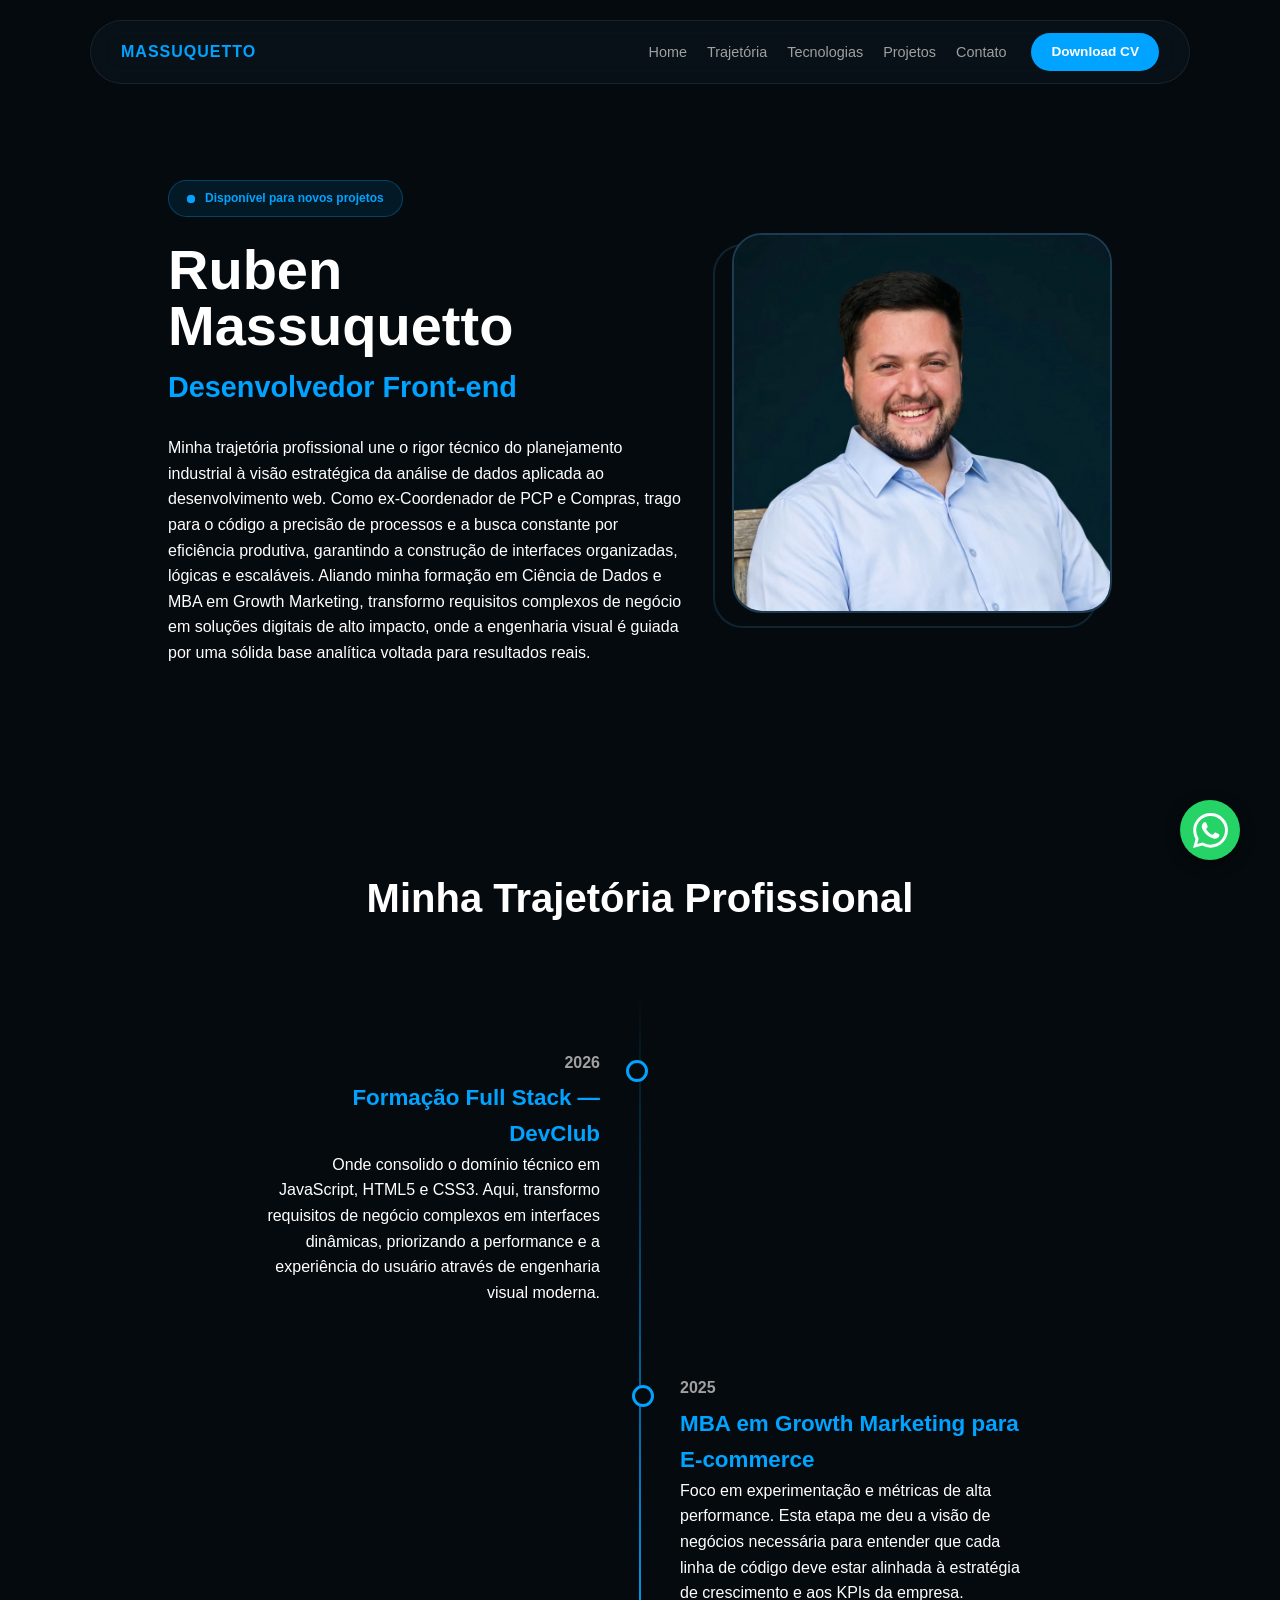
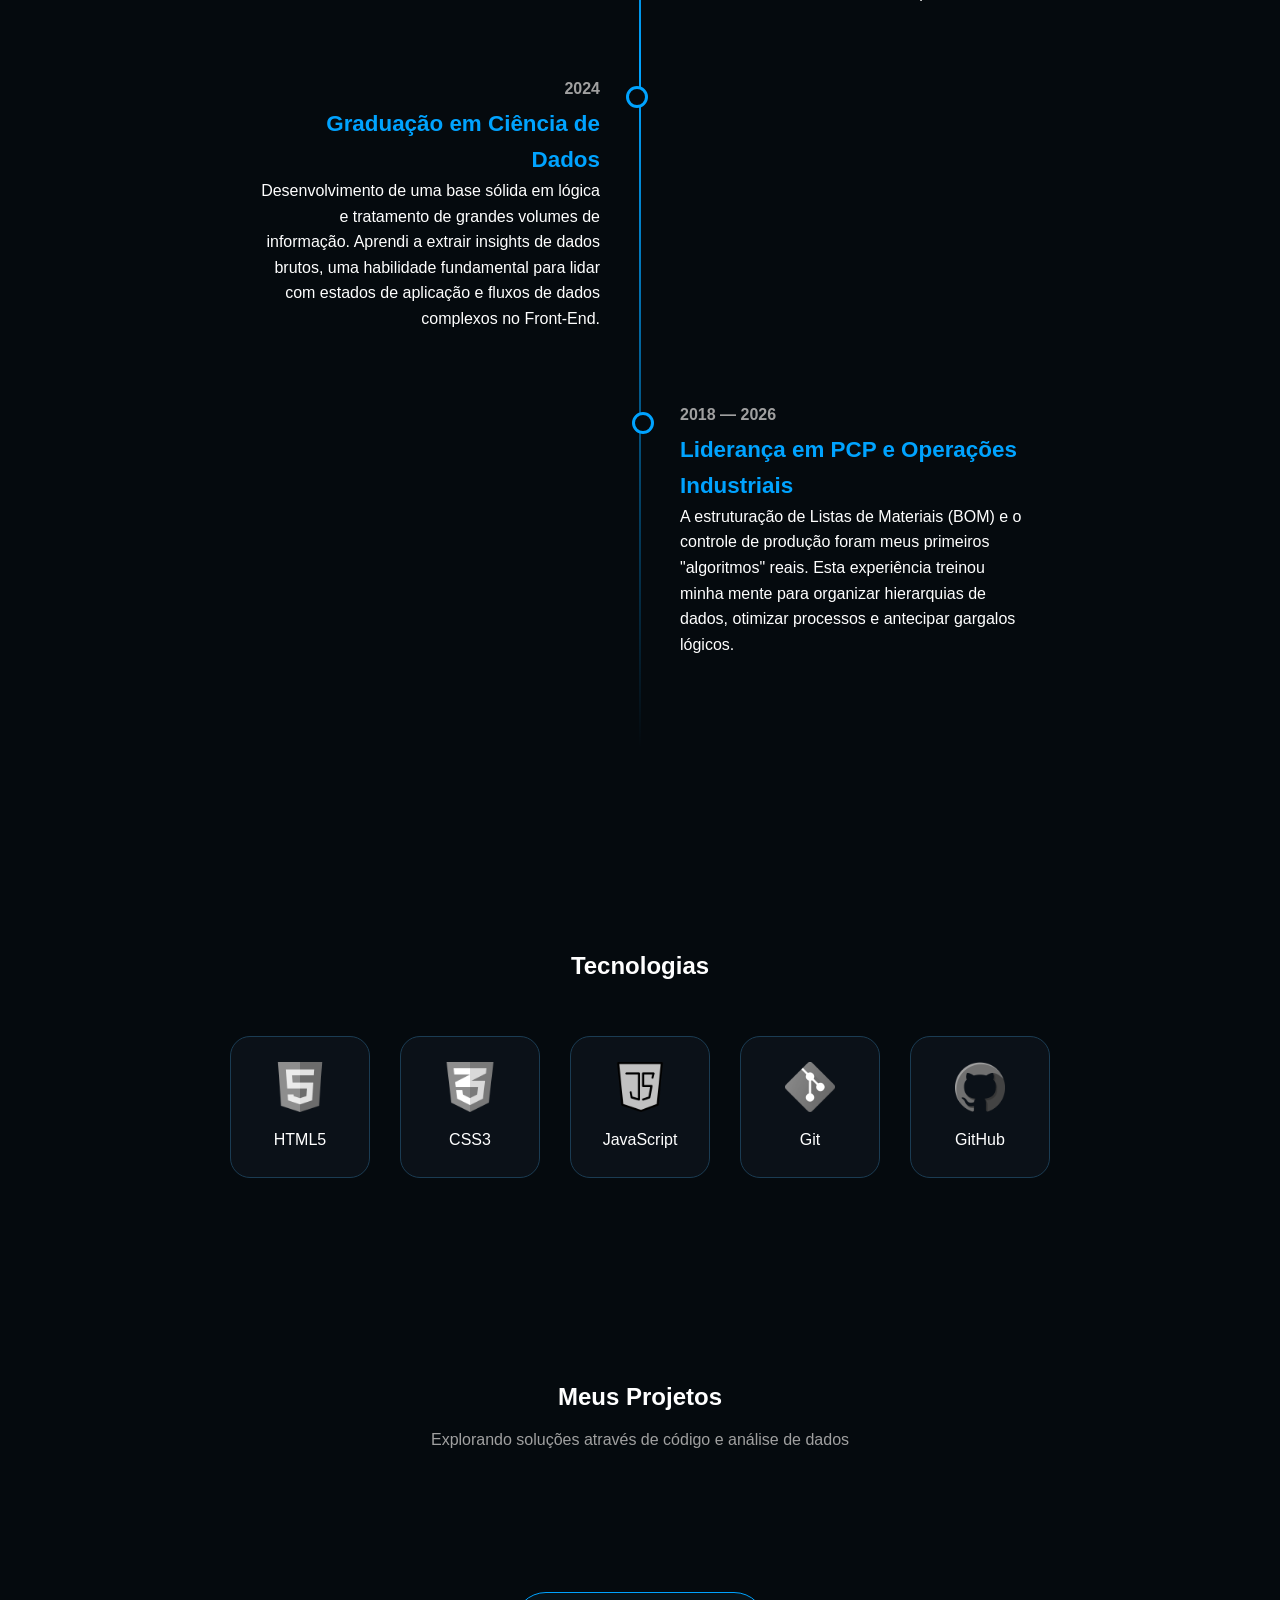
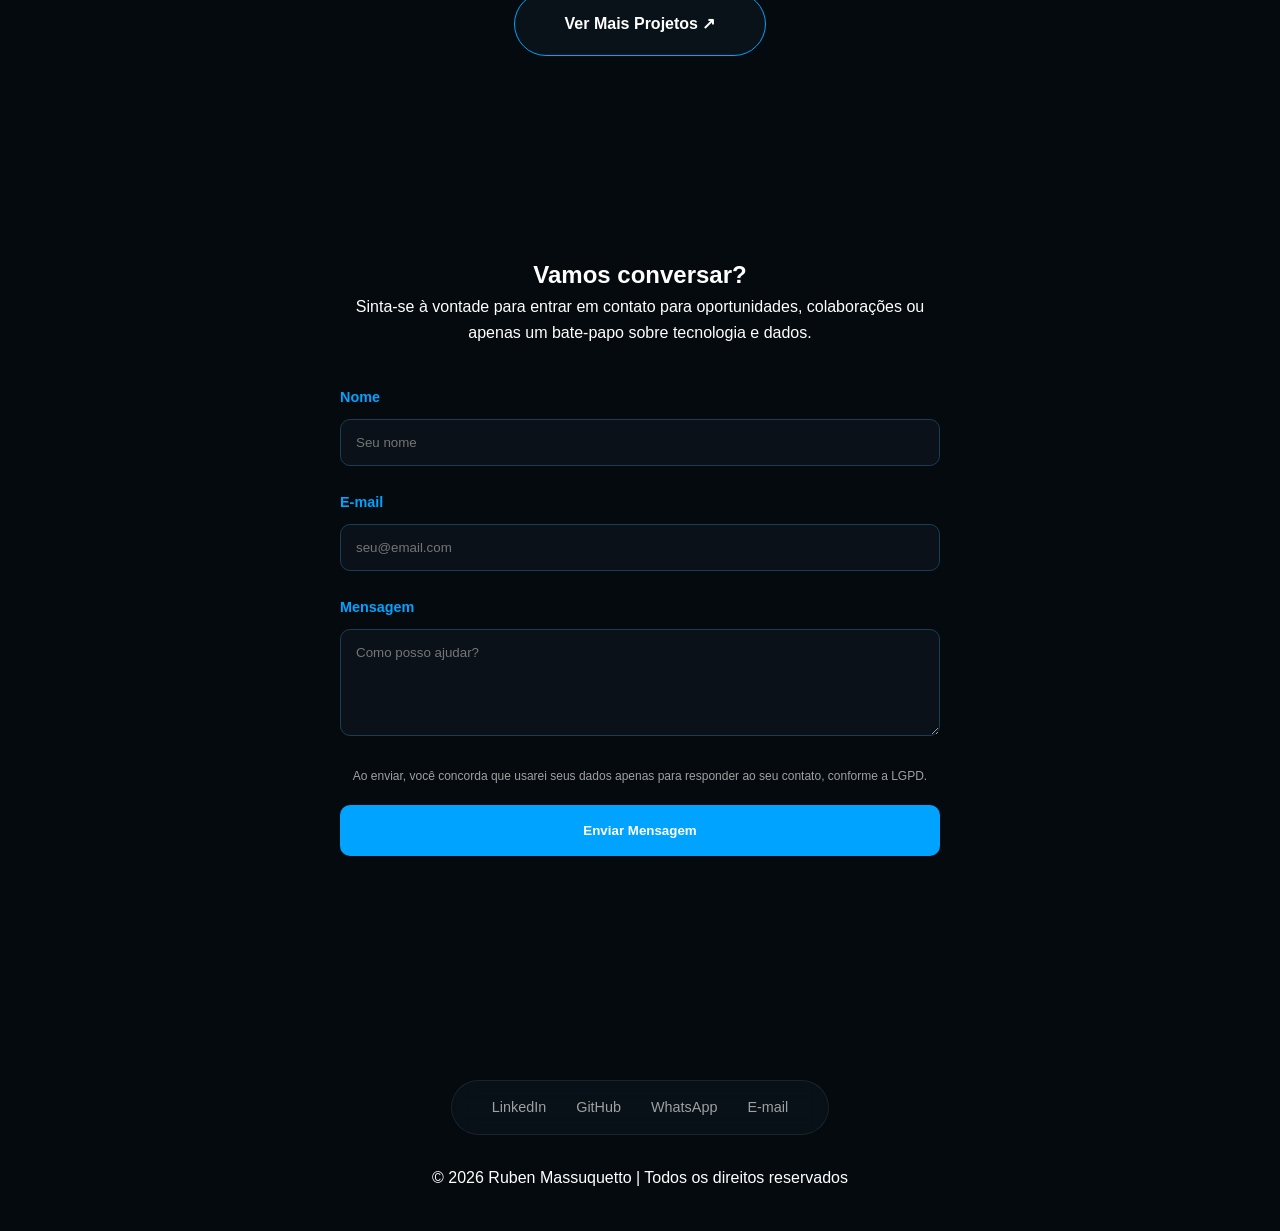
<file: index.html>
<!DOCTYPE html>
<html lang="pt-br">

<head>
    <meta charset="UTF-8">
    <meta name="viewport" content="width=device-width, initial-scale=1.0">
    <meta name="description"
        content="Portfólio de Ruben Massuquetto: Desenvolvedor Front-End e Especialista em Ciência de Dados e Growth Marketing.">
    <link rel="stylesheet" href="style.css">
    <title>Portfólio | Ruben Massuquetto</title>
    <link rel="shortcut icon" href="./assets/favicon.png" type="image/png">
</head>

<body>
    <header>
        <div class="logo-container">
            <a href="index.html" class="logo-nav">Massuquetto</a>
        </div>
        <nav>
            <ul>
                <li><a href="#hero">Home</a></li>
                <li><a href="#trajetoria">Trajetória</a></li>
                <li><a href="#tecnologias">Tecnologias</a></li>
                <li><a href="#projetos">Projetos</a></li>
                <li><a href="#contato">Contato</a></li>
            </ul>
            <a href="cv/cv-ruben-massuquetto.pdf" download class="btn-cv">Download CV</a>
        </nav>
    </header>

    <section id="hero">
        <div class="hero-content">
            <span class="status-badge">
                <span class="dot"></span>
                Disponível para novos projetos
            </span>
            <h1>Ruben Massuquetto</h1>
            <h2>Desenvolvedor Front-end</h2>
            <p>
                Minha trajetória profissional une o rigor técnico do planejamento industrial à visão estratégica da
                análise de dados aplicada ao desenvolvimento web. Como ex-Coordenador de PCP e Compras, trago para o
                código a precisão de processos e a busca constante por eficiência produtiva, garantindo a construção de
                interfaces organizadas, lógicas e escaláveis. Aliando minha formação em Ciência de Dados e MBA em Growth
                Marketing, transformo requisitos complexos de negócio em soluções digitais de alto impacto, onde a
                engenharia visual é guiada por uma sólida base analítica voltada para resultados reais.
            </p>
        </div>

        <div class="hero-image">
            <img src="./assets/ruben.massuquetto.webp" alt="Foto do Ruben Massuquetto">
        </div>
    </section>

    <section id="trajetoria">
        <h2>Minha Trajetória Profissional</h2>
        <div class="timeline">
            <article class="timeline-item">
                <span class="year">2026</span>
                <h3>Formação Full Stack — DevClub</h3>
                <p>Onde consolido o domínio técnico em JavaScript, HTML5 e CSS3. Aqui, transformo requisitos de negócio
                    complexos em interfaces dinâmicas, priorizando a performance e a experiência do usuário através de
                    engenharia visual moderna.</p>
            </article>

            <article class="timeline-item">
                <span class="year">2025</span>
                <h3>MBA em Growth Marketing para E-commerce</h3>
                <p>Foco em experimentação e métricas de alta performance. Esta etapa me deu a visão de negócios
                    necessária para entender que cada linha de código deve estar alinhada à estratégia de crescimento e
                    aos KPIs da empresa.</p>
            </article>

            <article class="timeline-item">
                <span class="year">2024</span>
                <h3>Graduação em Ciência de Dados</h3>
                <p>Desenvolvimento de uma base sólida em lógica e tratamento de grandes volumes de informação. Aprendi a
                    extrair insights de dados brutos, uma habilidade fundamental para lidar com estados de aplicação e
                    fluxos de dados complexos no Front-End.</p>
            </article>

            <article class="timeline-item">
                <span class="year">2018 — 2026</span>
                <h3>Liderança em PCP e Operações Industriais</h3>
                <p>A estruturação de Listas de Materiais (BOM) e o controle de produção foram meus primeiros
                    "algoritmos" reais. Esta experiência treinou minha mente para organizar hierarquias de dados,
                    otimizar processos e antecipar gargalos lógicos.</p>
            </article>
        </div>
    </section>

    <section id="tecnologias">
        <h2>Tecnologias</h2>
        <div class="tech-grid">
            <div class="tech-item">
                <img src="./assets/html.png" alt="HTML5">
                <span>HTML5</span>
            </div>
            <div class="tech-item">
                <img src="./assets/css.png" alt="CSS3">
                <span>CSS3</span>
            </div>
            <div class="tech-item">
                <img src="./assets/java-script.png" alt="JavaScript">
                <span>JavaScript</span>
            </div>
            <div class="tech-item">
                <img src="./assets/git.png" alt="Git">
                <span>Git</span>
            </div>
            <div class="tech-item">
                <img src="./assets/github.png" alt="GitHub">
                <span>GitHub</span>
            </div>
        </div>
    </section>

    <section id="projetos">
        <div class="section-header">
            <h2>Meus Projetos</h2>
            <span class="projetos-subtitle">Explorando soluções através de código e análise de dados</span>
        </div>
        <div id="github-cards"></div>
        <div class="projetos-footer">
            <a href="projetos.html" class="btn-more">Ver Mais Projetos ↗</a>
        </div>
    </section>

    <section id="contato">
        <div class="contato-container">
            <div class="contato-texto">
                <h2>Vamos conversar?</h2>
                <p>Sinta-se à vontade para entrar em contato para oportunidades, colaborações ou apenas um bate-papo
                    sobre tecnologia e dados.</p>
            </div>

            <form id="contact-form" action="https://formspree.io/f/mvzdkyjg" method="POST">
                <div class="form-group">
                    <label>Nome</label>
                    <input type="text" name="name" id="nome" placeholder="Seu nome" required>
                </div>

                <div class="form-group">
                    <label>E-mail</label>
                    <input type="email" name="email" id="email" placeholder="seu@email.com" required>
                </div>

                <div class="form-group">
                    <label>Mensagem</label>
                    <textarea name="message" id="mensagem" rows="5" placeholder="Como posso ajudar?"
                        required></textarea>
                </div>

                <div class="form-group-lgpd">
                    <p class="lgpd-text">
                        Ao enviar, você concorda que usarei seus dados apenas para responder ao seu contato, conforme a
                        LGPD.
                    </p>
                </div>

                <button type="submit" class="btn-send" id="form-button">Enviar Mensagem</button>

                <p id="form-status" style="margin-top: 20px; font-weight: 600; text-align: center; min-height: 24px;">
                </p>
            </form>
        </div>
    </section>

    <footer>
        <div class="footer-glass">
            <div class="footer-links">
                <a href="https://www.linkedin.com/in/ruben-massuquetto/" target="_blank">LinkedIn</a>
                <a href="https://github.com/rubenmassuquetto1999" target="_blank">GitHub</a>
                <a href="https://wa.me/5541997775319" target="_blank">WhatsApp</a>
                <a href="mailto:contato@rubenmassuquetto.com">E-mail</a>
            </div>
        </div>
        <div class="footer-info">
            <p>© 2026 Ruben Massuquetto | Todos os direitos reservados</p>
        </div>
    </footer>

    <script src="./script.js" defer></script>

    <a href="https://wa.me/5541997775319?text=Olá%20Ruben!%20Vi%20seu%20portfólio%20e%20gostaria%20de%20conversar%20sobre%20uma%20oportunidade."
        class="whatsapp-float" target="_blank" rel="noopener noreferrer" aria-label="Fale comigo no WhatsApp">
        <svg width="35" height="35" viewBox="0 0 24 24" fill="white" xmlns="http://www.w3.org/2000/svg">
            <title>WhatsApp</title>
            <path
                d="M17.472 14.382c-.297-.149-1.758-.867-2.03-.967-.273-.099-.471-.148-.67.15-.197.297-.767.966-.94 1.164-.173.199-.347.223-.644.075-.297-.15-1.255-.463-2.39-1.475-.883-.788-1.48-1.761-1.653-2.059-.173-.297-.018-.458.13-.606.134-.133.298-.347.446-.52.149-.174.198-.298.298-.497.099-.198.05-.371-.025-.52-.075-.149-.669-1.612-.916-2.207-.242-.579-.487-.5-.669-.51-.173-.008-.371-.01-.57-.01-.198 0-.52.074-.792.372-.272.297-1.04 1.016-1.04 2.479 0 1.462 1.065 2.875 1.213 3.074.149.198 2.096 3.2 5.077 4.487.709.306 1.262.489 1.694.625.712.227 1.36.195 1.871.118.571-.085 1.758-.719 2.006-1.413.248-.694.248-1.289.173-1.413-.074-.124-.272-.198-.57-.347m-5.421 7.403h-.004a9.87 9.87 0 01-5.031-1.378l-.361-.214-3.741.982.998-3.648-.235-.374a9.86 9.86 0 01-1.51-5.26c.001-5.45 4.436-9.884 9.888-9.884 2.64 0 5.122 1.03 6.988 2.898a9.825 9.825 0 012.893 6.994c-.003 5.45-4.437 9.884-9.885 9.884m8.413-18.297A11.815 11.815 0 0012.05 0C5.495 0 .16 5.335.157 11.892c0 2.096.547 4.142 1.588 5.945L.057 24l6.305-1.654a11.882 11.882 0 005.683 1.448h.005c6.554 0 11.89-5.335 11.893-11.893a11.821 11.821 0 00-3.48-8.413z" />
        </svg>
    </a>

</body>

</html>
</file>
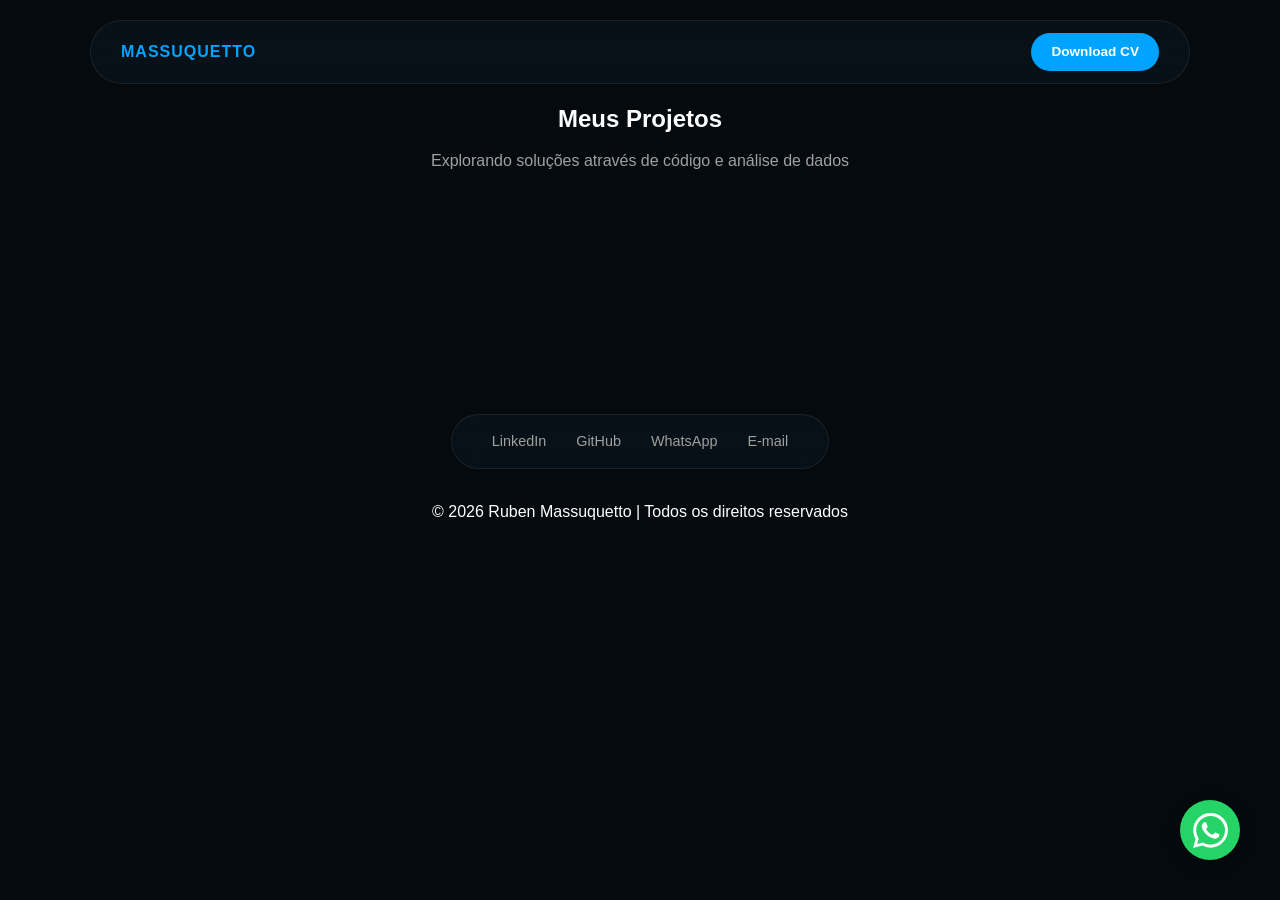
<file: projetos.html>
<!DOCTYPE html>
<html lang="pt-br">

<head>
    <meta charset="UTF-8">
    <meta name="viewport" content="width=device-width, initial-scale=1.0">
    <link rel="stylesheet" href="style.css">
    <title>Portfólio | Projetos</title>
    <link rel="shortcut icon" href="./assets/favicon.png" type="image/png">
</head>

<body>
    <header>
        <div class="logo-container">
            <a href="index.html" class="logo-nav">Massuquetto</a>
        </div>
        <nav>
            <a href="cv/cv-ruben-massuquetto.pdf" download class="btn-cv">Download CV</a>
        </nav>
    </header>

    <section id="projetos">
        <div class="section-header">
            <h2>Meus Projetos</h2>
            <span class="projetos-subtitle">Explorando soluções através de código e análise de dados</span>
        </div>
        <div id="github-cards"></div>
    </section>

    <footer>
        <div class="footer-glass">
            <div class="footer-links">
                <a href="https://www.linkedin.com/in/ruben-massuquetto/" target="_blank">LinkedIn</a>
                <a href="https://github.com/rubenmassuquetto1999" target="_blank">GitHub</a>
                <a href="https://wa.me/5541997775319" target="_blank">WhatsApp</a>
                <a href="mailto:rubenmassuquetto1999@gmail.com">E-mail</a>
            </div>
        </div>
        <div class="footer-info">
            <p>© 2026 Ruben Massuquetto | Todos os direitos reservados</p>
        </div>
    </footer>

    <script src="script.js"></script>

    <a href="https://wa.me/5541997775319" class="whatsapp-float" target="_blank" aria-label="Fale comigo no WhatsApp">
        <svg width="35" height="35" viewBox="0 0 24 24" fill="white" xmlns="http://www.w3.org/2000/svg">
            <path
                d="M17.472 14.382c-.297-.149-1.758-.867-2.03-.967-.273-.099-.471-.148-.67.15-.197.297-.767.966-.94 1.164-.173.199-.347.223-.644.075-.297-.15-1.255-.463-2.39-1.475-.883-.788-1.48-1.761-1.653-2.059-.173-.297-.018-.458.13-.606.134-.133.298-.347.446-.52.149-.174.198-.298.298-.497.099-.198.05-.371-.025-.52-.075-.149-.669-1.612-.916-2.207-.242-.579-.487-.5-.669-.51-.173-.008-.371-.01-.57-.01-.198 0-.52.074-.792.372-.272.297-1.04 1.016-1.04 2.479 0 1.462 1.065 2.875 1.213 3.074.149.198 2.096 3.2 5.077 4.487.709.306 1.262.489 1.694.625.712.227 1.36.195 1.871.118.571-.085 1.758-.719 2.006-1.413.248-.694.248-1.289.173-1.413-.074-.124-.272-.198-.57-.347m-5.421 7.403h-.004a9.87 9.87 0 01-5.031-1.378l-.361-.214-3.741.982.998-3.648-.235-.374a9.86 9.86 0 01-1.51-5.26c.001-5.45 4.436-9.884 9.888-9.884 2.64 0 5.122 1.03 6.988 2.898a9.825 9.825 0 012.893 6.994c-.003 5.45-4.437 9.884-9.885 9.884m8.413-18.297A11.815 11.815 0 0012.05 0C5.495 0 .16 5.335.157 11.892c0 2.096.547 4.142 1.588 5.945L.057 24l6.305-1.654a11.882 11.882 0 005.683 1.448h.005c6.554 0 11.89-5.335 11.893-11.893a11.821 11.821 0 00-3.48-8.413z" />
        </svg>
    </a>

</body>

</html>
</file>
<file: style.css>
:root {
    --bg-color: #050a0e;
    --card-bg: #0b1118;
    --primary-blue: #00a3ff;
    --accent-deep: #1B3C53;
    --text-main: #ffffff;
    --text-gray: #a0a0a0;
    --glass: rgba(27, 60, 83, 0.15);
}

* {
    margin: 0;
    padding: 0;
    box-sizing: border-box;
    font-family: 'Inter', sans-serif;
    scroll-behavior: smooth;
}

body {
    background-color: var(--bg-color);
    color: var(--text-main);
    line-height: 1.6;
    overflow-x: hidden;
}

a {
    text-decoration: none;
    transition: 0.3s;
}

ul {
    list-style: none;
}

header {
    position: fixed;
    top: 20px;
    left: 50%;
    transform: translateX(-50%);
    width: 90%;
    max-width: 1100px;
    display: flex;
    justify-content: space-between;
    align-items: center;
    padding: 12px 30px;
    z-index: 1000;
    background: var(--glass);
    backdrop-filter: blur(12px);
    -webkit-backdrop-filter: blur(12px);
    border: 1px solid rgba(255, 255, 255, 0.08);
    border-radius: 50px;
}

.logo-nav,
.logo-nav:visited,
.logo-nav:active {
    color: var(--primary-blue);
    font-weight: 700;
    text-transform: uppercase;
    letter-spacing: 1px;
    text-decoration: none;
}

.logo-nav:hover {
    color: var(--text-main);
}

nav {
    display: flex;
    align-items: center;
    gap: 25px;
}

nav ul {
    display: flex;
    gap: 20px;
}

nav ul li a {
    color: var(--text-gray);
    font-size: 0.9rem;
    position: relative;
    padding: 5px 0;
}

nav ul li a:hover {
    color: var(--primary-blue);
}

nav ul li a::after {
    content: '';
    position: absolute;
    width: 0;
    height: 2px;
    bottom: 0;
    left: 0;
    background-color: var(--primary-blue);
    transition: width 0.3s ease;
}

nav ul li a:hover::after {
    width: 100%;
}

.btn-cv {
    background: var(--primary-blue);
    color: white;
    padding: 8px 20px;
    border-radius: 25px;
    font-size: 0.85rem;
    font-weight: 600;
}

#hero {
    padding: 180px 10% 100px;
    display: flex;
    align-items: center;
    justify-content: space-between;
    gap: 50px;
    max-width: 1200px;
    margin: 0 auto;
}

.hero-content {
    flex: 1;
    max-width: 600px;
}

.status-badge {
    display: inline-flex;
    align-items: center;
    gap: 10px;
    background: rgba(0, 163, 255, 0.1);
    color: var(--primary-blue);
    padding: 8px 18px;
    border-radius: 30px;
    font-size: 0.75rem;
    font-weight: 700;
    border: 1px solid rgba(0, 163, 255, 0.3);
    margin-bottom: 25px;
}

.dot {
    width: 8px;
    height: 8px;
    background-color: var(--primary-blue);
    border-radius: 50%;
    position: relative;
}

.dot::after {
    content: "";
    position: absolute;
    width: 100%;
    height: 100%;
    background-color: var(--primary-blue);
    border-radius: 50%;
    animation: pulse 2s infinite;
}

@keyframes pulse {
    0% {
        transform: scale(1);
        opacity: 0.8;
    }

    100% {
        transform: scale(2.5);
        opacity: 0;
    }
}

#hero h1 {
    font-size: 3.5rem;
    font-weight: 800;
    line-height: 1;
    margin-bottom: 10px;
}

#hero h2 {
    font-size: 1.8rem;
    color: var(--primary-blue);
    margin-bottom: 25px;
}

.hero-image {
    flex: 1;
    display: flex;
    justify-content: flex-end;
    position: relative;
    aspect-ratio: 1 / 1; 
    width: 100%;
    max-width: 380px;
}

.hero-image img {
    box-sizing: border-box;
    width: 380px; 
    height: 380px; 
    
    width: 100%;
    height: 100%;
    object-fit: cover;
    object-position: center 10%; 
    border-radius: 30px;
    border: 2px solid var(--accent-deep);
    z-index: 1;
    transition: transform 0.4s ease, border-color 0.4s ease;
}

.hero-image::after {
    content: '';
    position: absolute;
    width: 100%;
    height: 100%;
    border: 2px solid var(--accent-deep);
    border-radius: 30px;
    bottom: -15px;
    right: 15px;
    opacity: 0.5;
    z-index: 0;
    transition: 0.4s;
}

.hero-image:hover img {
    transform: translateY(-10px);
    border-color: var(--primary-blue);
}

#trajetoria {
    padding: 100px 10%;
    max-width: 1100px;
    margin: 0 auto;
}

#trajetoria h2 {
    text-align: center;
    font-size: 2.5rem;
    margin-bottom: 60px;
}

.timeline {
    position: relative;
    padding: 40px 0;
}

.timeline::before {
    content: '';
    position: absolute;
    left: 50%;
    top: 0;
    width: 2px;
    height: 100%;
    background: linear-gradient(to bottom, transparent, var(--primary-blue), transparent);
    transform: translateX(-50%);
}

.timeline-item {
    position: relative;
    width: 50%;
    padding: 20px 40px;
    margin-bottom: 30px;
}

.timeline-item:nth-child(odd) {
    left: 0;
    text-align: right;
}

.timeline-item:nth-child(even) {
    left: 50%;
    text-align: left;
}

.timeline-item::before {
    content: '';
    position: absolute;
    top: 30px;
    width: 16px;
    height: 16px;
    background: var(--bg-color);
    border: 3px solid var(--primary-blue);
    border-radius: 50%;
    z-index: 2;
}

.timeline-item:nth-child(odd)::before {
    right: -8px;
}

.timeline-item:nth-child(even)::before {
    left: -8px;
}

.timeline-item h3 {
    color: var(--primary-blue);
    font-size: 1.4rem;
}

.year {
    display: block;
    color: var(--text-gray);
    font-weight: 700;
    margin-bottom: 5px;
}

#tecnologias {
    padding: 100px 10%;
    text-align: center;
}

.tech-grid {
    display: flex;
    flex-wrap: wrap;
    justify-content: center;
    gap: 30px;
    margin-top: 50px;
}

.tech-item {
    background: var(--card-bg);
    width: 140px;
    padding: 25px;
    border-radius: 20px;
    border: 1px solid var(--accent-deep);
    display: flex;
    flex-direction: column;
    align-items: center;
    gap: 15px;
    transition: 0.3s;
}

.tech-item img {
    width: 50px;
    filter: grayscale(100%);
    transition: 0.3s;
}

.tech-item:hover {
    transform: translateY(-10px);
    border-color: var(--primary-blue);
}

.tech-item:hover img {
    filter: grayscale(0%);
}

#projetos {
    padding: 100px 5%;
    max-width: 1300px;
    margin: 0 auto;
}

.section-header {
    text-align: center;
    margin-bottom: 60px;
}

.projetos-subtitle {
    color: var(--text-gray);
    display: block;
    margin-top: 10px;
}

#github-cards {
    display: grid;
    grid-template-columns: repeat(3, 1fr);
    gap: 40px;
}

.projeto-card {
    background: var(--card-bg);
    border-radius: 20px;
    border: 1px solid var(--accent-deep);
    overflow: hidden;
    display: flex;
    flex-direction: column;
    transition: 0.4s;
}

.card-image {
    width: 100%;
    height: 200px;
    overflow: hidden;
    border-bottom: 1px solid var(--accent-deep);
}

.card-image img {
    width: 100%;
    height: 100%;
    object-fit: cover;
    transition: 0.5s;
}

.projeto-card:hover {
    transform: translateY(-10px);
    border-color: var(--primary-blue);
}

.projeto-card:hover img {
    transform: scale(1.1);
}

.card-content {
    padding: 40px 30px;
    display: flex;
    flex-direction: column;
    flex-grow: 1;
}

.card-content h3 {
    color: var(--primary-blue);
    font-weight: 800;
    text-transform: capitalize;
    margin-bottom: 12px;
    font-size: 1.5rem;
}

.card-content p {
    color: var(--text-gray);
    font-size: 0.95rem;
    margin-bottom: 30px;
    flex-grow: 1;
    line-height: 1.6;
}

.badge {
    font-size: 0.7rem;
    background: rgba(0, 163, 255, 0.1);
    color: var(--primary-blue);
    padding: 4px 12px;
    border-radius: 15px;
    align-self: flex-start;
    margin-bottom: 12px;
    font-weight: 700;
}

.project-links {
    display: flex;
    gap: 15px;
    margin-top: auto;
}

.btn-project {
    flex: 1;
    text-align: center;
    padding: 12px;
    border-radius: 25px;
    font-size: 0.85rem;
    font-weight: 700;
    border: 1px solid rgba(255, 255, 255, 0.1);
    transition: 0.3s;
}

.btn-repo {
    background: var(--glass);
    color: var(--text-main);
}

.btn-demo-card {
    background: var(--primary-blue);
    color: white;
}

.btn-project:hover {
    transform: translateY(-5px);
    box-shadow: 0 10px 20px rgba(0, 163, 255, 0.3);
    filter: brightness(1.2);
}

.projetos-footer {
    display: flex;
    justify-content: center;
    margin-top: 80px;
}

.btn-more {
    background: var(--glass);
    border: 1px solid var(--primary-blue);
    color: white;
    padding: 18px 50px;
    border-radius: 35px;
    font-weight: 700;
    transition: 0.3s;
}

.btn-more:hover {
    background: var(--primary-blue);
    box-shadow: 0 0 30px rgba(0, 163, 255, 0.5);
}

#contato {
    padding: 100px 10%;
    display: flex;
    justify-content: center;
}

.contato-container {
    display: flex;
    flex-direction: column;
    align-items: center;
    max-width: 600px;
    width: 100%;
}

.contato-texto {
    text-align: center;
    margin-bottom: 40px;
}

#contact-form {
    width: 100%;
}

.form-group {
    margin-bottom: 25px;
    width: 100%;
}

.form-group label {
    display: block;
    margin-bottom: 10px;
    font-size: 0.9rem;
    color: var(--primary-blue);
    font-weight: 600;
}

.form-group input,
.form-group textarea {
    width: 100%;
    padding: 15px;
    background: var(--card-bg);
    border: 1px solid var(--accent-deep);
    border-radius: 10px;
    color: white;
    outline: none;
    transition: 0.3s;
}

.form-group input:focus,
.form-group textarea:focus {
    border-color: var(--primary-blue);
}

.form-group-lgpd {
    margin-bottom: 20px;
}

.lgpd-text {
    font-size: 0.75rem;
    color: var(--text-gray);
    line-height: 1.4;
    text-align: center;
}

.btn-send {
    width: 100%;
    padding: 18px;
    background: var(--primary-blue);
    border: none;
    border-radius: 10px;
    color: white;
    font-weight: 800;
    cursor: pointer;
    transition: 0.3s;
}

.btn-send:hover {
    box-shadow: 0 0 25px rgba(0, 163, 255, 0.5);
    transform: translateY(-3px);
}

footer {
    padding: 80px 10% 40px;
    display: flex;
    flex-direction: column;
    align-items: center;
    gap: 30px;
}

.footer-glass {
    background: var(--glass);
    backdrop-filter: blur(12px);
    border: 1px solid rgba(255, 255, 255, 0.08);
    border-radius: 50px;
    padding: 15px 40px;
}

.footer-links {
    display: flex;
    gap: 30px;
}

.footer-links a {
    color: var(--text-gray);
    font-size: 0.9rem;
    position: relative;
}

.footer-links a:hover {
    color: var(--primary-blue);
}

.reveal {
    opacity: 0;
    transform: translateY(30px);
    transition: 0.8s;
}

.reveal.active {
    opacity: 1;
    transform: translateY(0);
}

.whatsapp-float {
    position: fixed;
    width: 60px;
    height: 60px;
    bottom: 40px;
    right: 40px;
    background-color: #25d366;
    border-radius: 50px;
    display: flex;
    align-items: center;
    justify-content: center;
    z-index: 9999;
    box-shadow: 0 4px 15px rgba(0, 0, 0, 0.4);
    transition: all 0.3s ease;
    animation: pulse-wa 2s infinite;
}

.whatsapp-float:hover {
    transform: scale(1.1);
    background-color: #128c7e;
    box-shadow: 0 6px 20px rgba(37, 211, 102, 0.5);
}

@keyframes pulse-wa {
    0% {
        box-shadow: 0 0 0 0 rgba(37, 211, 102, 0.7);
    }

    70% {
        box-shadow: 0 0 0 15px rgba(37, 211, 102, 0);
    }

    100% {
        box-shadow: 0 0 0 0 rgba(37, 211, 102, 0);
    }
}

/* --- RESPONSIVIDADE FINAL (NAV COMPACTO E ESPAÇAMENTOS) --- */

@media (max-width: 1100px) {
    #github-cards {
        grid-template-columns: repeat(2, 1fr);
    }

    #hero {
        padding: 140px 5% 60px;
    }
}

@media (max-width: 900px) {
    header {
        width: 92%;
        padding: 8px 18px;
        top: 15px;
        border-radius: 30px;
    }

    nav {
        gap: 0;
    }

    nav ul {
        display: none !important;
    }

    .logo-nav {
        font-size: 0.85rem;
    }

    .btn-cv {
        padding: 6px 12px;
        font-size: 0.75rem;
    }

    #hero {
        flex-direction: column-reverse;
        text-align: center;
        padding-top: 120px;
        gap: 40px;
    }

    .status-badge {
        margin-top: 10px;
        margin-bottom: 20px;
    }

    .hero-content {
        max-width: 100%;
    }

    .hero-image {
        justify-content: center;
        margin: 0 auto;
        width: 260px;
        height: 260px;
    }

    .hero-image img {
        width: 100%;
        height: 100%;
        object-fit: cover;
        object-position: center 10%;
        border-radius: 30px;
        border: 2px solid var(--accent-deep);
        z-index: 1;
    }

    .hero-image::after {
        content: '';
        position: absolute;
        width: 100%;
        height: 100%;
        border: 2px solid var(--accent-deep);
        border-radius: 30px;
        bottom: -15px;
        right: 15px;
        opacity: 0.5;
        z-index: 0;
    }

    #projetos {
        padding: 120px 5% 60px !important;
    }

    #trajetoria,
    #tecnologias,
    #contato {
        padding: 60px 5% !important;
    }

    .timeline::before {
        left: 20px;
        transform: none;
    }

    .timeline-item {
        width: 100%;
        text-align: left !important;
        padding: 15px 0 15px 45px;
        left: 0 !important;
    }

    .timeline-item::before {
        left: 12px !important;
    }
}

@media (max-width: 768px) {
    .tech-item img {
        filter: grayscale(0%);
        width: 45px;
    }

    #github-cards {
        grid-template-columns: 1fr;
        gap: 25px;
    }

    .btn-more {
        width: 100%;
        max-width: 300px;
        display: inline-flex;
        justify-content: center;
        align-items: center;
        text-align: center;
        padding: 15px 0;
    }

    footer {
        padding: 30px 5% 40px;
        gap: 20px;
    }

    .footer-glass {
        padding: 12px;
        width: 100%;
        border-radius: 20px;
    }

    .footer-links {
        flex-direction: column;
        align-items: center;
        gap: 10px;
    }

    .footer-info {
        text-align: center;
        font-size: 0.75rem;
    }
}

@media (max-width: 480px) {
    #hero h1 {
        font-size: 2.1rem;
    }

    .hero-image {
        width: 220px;
        height: 220px;
    }

    #trajetoria h2,
    #tecnologias h2,
    #projetos h2,
    #contato h2 {
        font-size: 1.7rem;
    }

    .card-content {
        padding: 25px 20px;
    }
}
</file>
